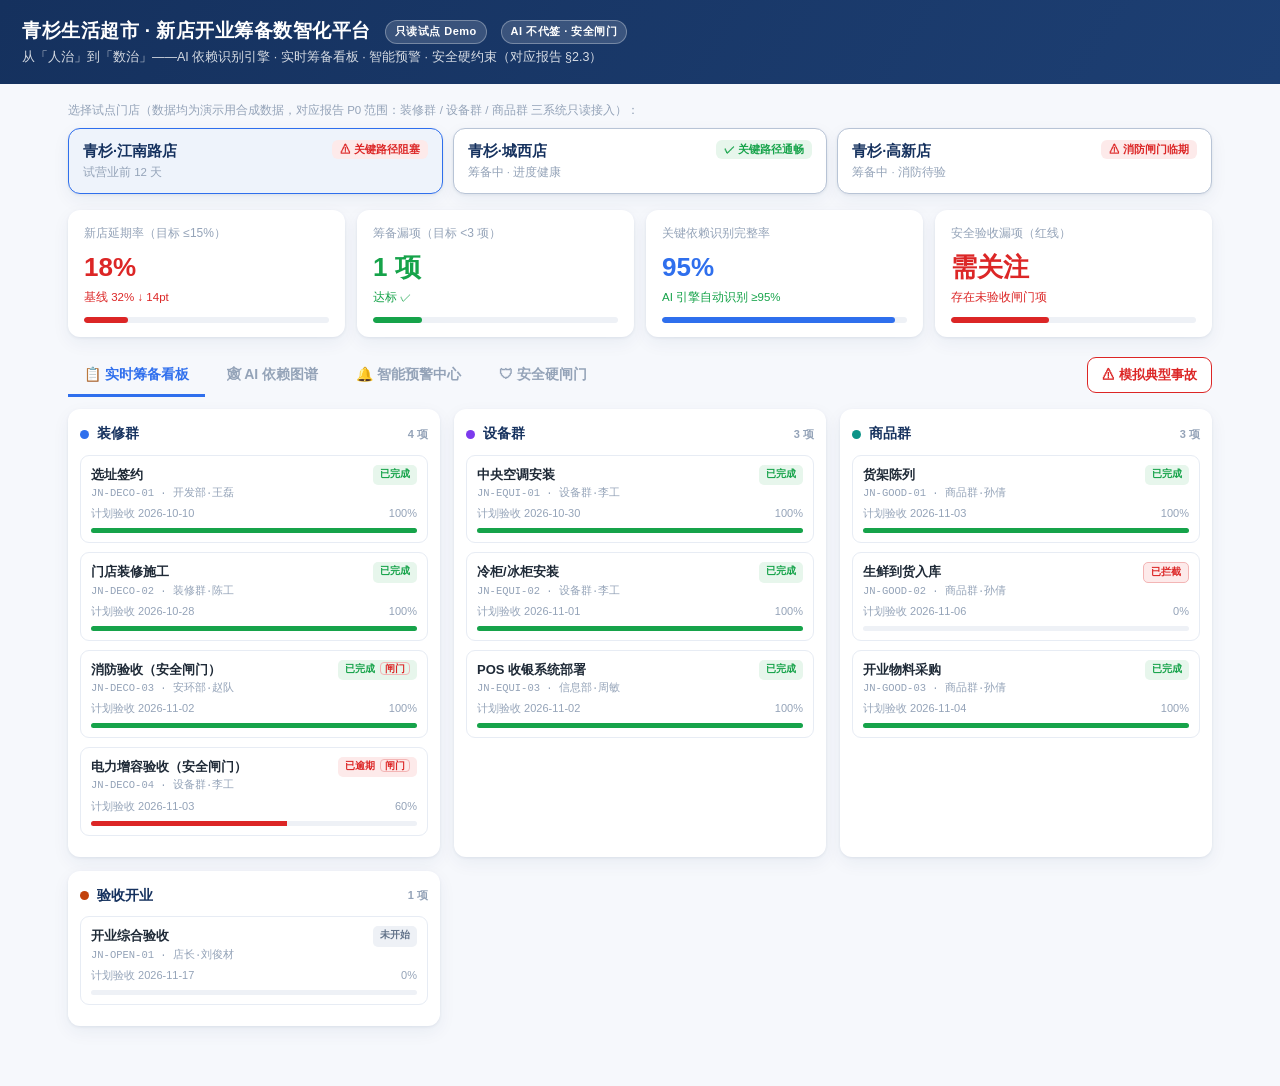
<file: index.html>
<!doctype html>
<html lang="zh-CN">
<head>
<meta charset="utf-8">
<meta name="viewport" content="width=device-width, initial-scale=1">
<title>青杉生活超市 · 新店开业筹备数智化平台（Demo）</title>
<style>
  :root{
    --navy:#15315E; --blue:#2F6FED; --blue-soft:#eef3fb; --ink:#1f2a37;
    --green:#16a34a; --amber:#f59e0b; --red:#dc2626; --gray:#94a3b8;
    --line:#b8c4d6; --bg:#f6f8fc; --card:#fff;
    --shadow:0 1px 3px rgba(21,49,94,.08),0 6px 18px rgba(21,49,94,.06);
  }
  *{box-sizing:border-box}
  body{margin:0;font-family:"Microsoft YaHei","Noto Sans SC","PingFang SC",sans-serif;
    color:var(--ink);background:var(--bg);line-height:1.55;}
  header.top{background:linear-gradient(120deg,var(--navy),#1d3f73);color:#fff;padding:16px 22px;}
  header.top h1{margin:0;font-size:19px;font-weight:700;letter-spacing:.5px}
  header.top .sub{font-size:12.5px;opacity:.82;margin-top:3px}
  .pill{display:inline-block;font-size:11px;padding:2px 9px;border-radius:20px;margin-left:8px;
    background:rgba(255,255,255,.15);border:1px solid rgba(255,255,255,.3);vertical-align:middle}
  .wrap{max-width:1180px;margin:0 auto;padding:18px 18px 60px}
  /* store switch */
  .stores{display:flex;gap:10px;flex-wrap:wrap;margin:6px 0 16px}
  .store-btn{flex:1;min-width:200px;background:var(--card);border:1.5px solid var(--line);
    border-radius:12px;padding:11px 14px;cursor:pointer;text-align:left;transition:.15s;box-shadow:var(--shadow)}
  .store-btn:hover{border-color:var(--blue)}
  .store-btn.active{border-color:var(--blue);background:var(--blue-soft)}
  .store-btn .nm{font-weight:700;font-size:14.5px;color:var(--navy)}
  .store-btn .st{font-size:11.5px;color:var(--gray);margin-top:2px}
  .store-btn .tag{font-size:11px;font-weight:700;float:right;padding:1px 8px;border-radius:6px}
  .tag.ok{background:#e7f6ec;color:var(--green)}
  .tag.risk{background:#fdeaea;color:var(--red)}
  /* KPI */
  .kpis{display:grid;grid-template-columns:repeat(4,1fr);gap:12px;margin-bottom:18px}
  .kpi{background:var(--card);border-radius:12px;padding:14px 16px;box-shadow:var(--shadow);position:relative;overflow:hidden}
  .kpi .lab{font-size:12px;color:var(--gray)}
  .kpi .val{font-size:26px;font-weight:800;color:var(--navy);margin-top:4px}
  .kpi .delta{font-size:11.5px;margin-top:2px}
  .kpi .bar{height:6px;border-radius:4px;background:#eef1f6;margin-top:10px;overflow:hidden}
  .kpi .bar > i{display:block;height:100%;border-radius:4px}
  .up{color:var(--red)} .down{color:var(--green)}
  /* tabs */
  .tabs{display:flex;gap:6px;border-bottom:2px solid #e4e9f2;margin-bottom:16px;flex-wrap:wrap}
  .tab{padding:9px 16px;cursor:pointer;font-size:14px;color:var(--gray);border-bottom:3px solid transparent;margin-bottom:-2px;font-weight:600}
  .tab:hover{color:var(--blue)}
  .tab.active{color:var(--blue);border-bottom-color:var(--blue)}
  .panel{display:none;animation:fade .2s}
  .panel.active{display:block}
  @keyframes fade{from{opacity:0;transform:translateY(4px)}to{opacity:1;transform:none}}
  /* dashboard */
  .groups{display:grid;grid-template-columns:repeat(3,1fr);gap:14px}
  .gcol{background:var(--card);border-radius:12px;box-shadow:var(--shadow);padding:12px}
  .gcol h3{margin:2px 0 10px;font-size:14px;color:var(--navy);display:flex;align-items:center;gap:8px}
  .gcol h3 .dot{width:9px;height:9px;border-radius:50%}
  .task{border:1px solid #e7ecf4;border-radius:9px;padding:9px 10px;margin-bottom:9px;cursor:pointer;transition:.15s;background:#fff}
  .task:hover{border-color:var(--blue);box-shadow:0 2px 8px rgba(47,111,237,.12)}
  .task .tn{font-size:13px;font-weight:600;color:var(--ink);display:flex;justify-content:space-between;gap:6px}
  .task .code{font-size:10.5px;color:var(--gray);font-family:ui-monospace,Menlo,Consolas,monospace}
  .task .meta{font-size:11px;color:var(--gray);margin-top:4px;display:flex;justify-content:space-between}
  .st-badge{font-size:10px;font-weight:700;padding:1px 7px;border-radius:5px;white-space:nowrap}
  .s-done{background:#e7f6ec;color:var(--green)} .s-prog{background:#fff4e0;color:#b9740a}
  .s-over{background:#fdeaea;color:var(--red)} .s-block{background:#fdeaea;color:var(--red);border:1px solid #f3b5b5}
  .s-pend{background:#eef1f6;color:#64748b}
  .prog{height:5px;background:#eef1f6;border-radius:3px;margin-top:6px;overflow:hidden}
  .prog > i{display:block;height:100%}
  .gate-flag{font-size:9.5px;color:var(--red);font-weight:700;margin-left:5px;border:1px solid #f3b5b5;border-radius:4px;padding:0 4px}
  /* graph */
  .graph-card{background:var(--card);border-radius:12px;box-shadow:var(--shadow);padding:14px}
  svg{width:100%;height:auto;display:block}
  .gnode rect{rx:9}
  .gnode text{font-size:11px;font-weight:600;fill:#fff;dominant-baseline:middle}
  .gnode .code{font-size:8.5px;fill:rgba(255,255,255,.85);font-weight:400}
  .edge{stroke:#9fb0c8;stroke-width:1.6;fill:none}
  .edge.crit{stroke:var(--red);stroke-width:2.4}
  .edge-label{font-size:9px;fill:#64748b;font-family:ui-monospace,monospace}
  .legend{display:flex;gap:16px;flex-wrap:wrap;font-size:12px;color:var(--gray);margin-top:8px}
  .legend i{display:inline-block;width:12px;height:12px;border-radius:3px;margin-right:5px;vertical-align:-1px}
  /* alerts */
  .alert{display:flex;gap:12px;background:var(--card);border-radius:12px;box-shadow:var(--shadow);
    padding:12px 14px;margin-bottom:10px;border-left:4px solid var(--amber)}
  .alert.red{border-left-color:var(--red)}
  .alert.green{border-left-color:var(--green)}
  .alert .ic{font-size:20px;line-height:1}
  .alert .hd{font-weight:700;font-size:13.5px;color:var(--navy)}
  .alert .bd{font-size:12.5px;color:#475569;margin-top:2px}
  .alert .tm{font-size:11px;color:var(--gray);margin-top:3px}
  /* safety */
  .safe-grid{display:grid;grid-template-columns:repeat(3,1fr);gap:14px}
  .safe-card{background:var(--card);border-radius:12px;box-shadow:var(--shadow);padding:14px;border-top:4px solid var(--red)}
  .safe-card h3{margin:0 0 4px;font-size:14.5px;color:var(--navy)}
  .safe-card .desc{font-size:11.5px;color:var(--gray);margin-bottom:10px}
  .chk{display:flex;align-items:center;gap:9px;padding:7px 0;border-bottom:1px dashed #eef1f6;font-size:13px}
  .chk:last-child{border-bottom:none}
  .chk input{width:17px;height:17px;accent-color:var(--red)}
  .chk .ok{color:var(--green);font-weight:700;font-size:11px;margin-left:auto}
  .chk .no{color:var(--red);font-weight:700;font-size:11px;margin-left:auto}
  .gate-banner{background:linear-gradient(120deg,#fdeaea,#fff);border:1.5px solid #f3b5b5;border-radius:10px;
    padding:13px 15px;margin-top:14px;color:#7f1d1d;font-size:13px;display:flex;gap:10px;align-items:flex-start}
  .gate-banner b{color:var(--red)}
  /* modal */
  .modal-mask{position:fixed;inset:0;background:rgba(15,23,42,.5);display:none;align-items:center;justify-content:center;z-index:50}
  .modal-mask.show{display:flex}
  .modal{background:#fff;border-radius:14px;max-width:440px;width:90%;padding:20px 22px;box-shadow:0 20px 60px rgba(0,0,0,.3);animation:fade .2s}
  .modal h3{margin:0 0 8px;color:var(--navy);font-size:16px}
  .modal p{font-size:13px;color:#475569;margin:6px 0}
  .modal .row{display:flex;gap:10px;margin-top:16px}
  .btn{background:var(--blue);color:#fff;border:none;border-radius:9px;padding:9px 16px;font-size:13px;cursor:pointer;font-weight:600}
  .btn.ghost{background:#eef1f6;color:var(--ink)}
  .btn:hover{filter:brightness(1.05)}
  .toast{position:fixed;bottom:24px;left:50%;transform:translateX(-50%) translateY(20px);background:var(--navy);color:#fff;
    padding:11px 20px;border-radius:10px;font-size:13px;opacity:0;transition:.25s;z-index:60;box-shadow:0 8px 24px rgba(0,0,0,.3)}
  .toast.show{opacity:1;transform:translateX(-50%) translateY(0)}
  .toolbar{display:flex;gap:10px;align-items:center;margin-bottom:14px;flex-wrap:wrap}
  .sim-btn{background:#fff;border:1.5px solid var(--red);color:var(--red);border-radius:9px;padding:8px 14px;
    font-size:13px;font-weight:700;cursor:pointer}
  .sim-btn:hover{background:#fdeaea}
  .note{font-size:11.5px;color:var(--gray)}
  @media(max-width:860px){.kpis{grid-template-columns:repeat(2,1fr)}.groups,.safe-grid{grid-template-columns:1fr}}
</style>
</head>
<body>
<header class="top">
  <h1>青杉生活超市 · 新店开业筹备数智化平台
    <span class="pill">只读试点 Demo</span>
    <span class="pill">AI 不代签 · 安全闸门</span>
  </h1>
  <div class="sub">从「人治」到「数治」——AI 依赖识别引擎 · 实时筹备看板 · 智能预警 · 安全硬约束（对应报告 §2.3）</div>
</header>

<div class="wrap">
  <div class="note" style="margin-bottom:8px">选择试点门店（数据均为演示用合成数据，对应报告 P0 范围：装修群 / 设备群 / 商品群 三系统只读接入）：</div>
  <div class="stores" id="stores"></div>

  <div class="kpis" id="kpis"></div>

  <div class="toolbar">
    <div class="tabs" style="border:none;margin:0;flex:1">
      <div class="tab active" data-tab="dash">📋 实时筹备看板</div>
      <div class="tab" data-tab="graph">🕸 AI 依赖图谱</div>
      <div class="tab" data-tab="alert">🔔 智能预警中心</div>
      <div class="tab" data-tab="safe">🛡 安全硬闸门</div>
    </div>
    <button class="sim-btn" id="simBtn">⚠ 模拟典型事故</button>
  </div>

  <!-- DASHBOARD -->
  <div class="panel active" id="p-dash">
    <div class="groups" id="groups"></div>
  </div>

  <!-- GRAPH -->
  <div class="panel" id="p-graph">
    <div class="graph-card">
      <div id="graphHost"></div>
      <div class="legend">
        <span><i style="background:var(--green)"></i>已完成</span>
        <span><i style="background:var(--amber)"></i>进行中/临期</span>
        <span><i style="background:var(--red)"></i>逾期/阻塞（关键路径）</span>
        <span><i style="background:var(--gray)"></i>未开始</span>
        <span><i style="background:#fff;border:1px solid #f3b5b5"></i>虚线=安全闸门依赖</span>
      </div>
      <div class="note" id="graphNote" style="margin-top:10px"></div>
    </div>
  </div>

  <!-- ALERTS -->
  <div class="panel" id="p-alert"><div id="alerts"></div></div>

  <!-- SAFETY -->
  <div class="panel" id="p-safe">
    <div class="safe-grid" id="safeGrid"></div>
    <div class="gate-banner" id="gateBanner"></div>
  </div>
</div>

<!-- modal -->
<div class="modal-mask" id="modalMask">
  <div class="modal">
    <h3 id="mTitle">提示</h3>
    <div id="mBody"></div>
    <div class="row">
      <button class="btn" id="mOk">知道了</button>
      <button class="btn ghost" id="mClose">关闭</button>
    </div>
  </div>
</div>
<div class="toast" id="toast"></div>

<script>
/* ============== 演示数据（合成，对应报告痛点场景） ============== */
const TODAY = new Date('2026-11-05');
function d(s){return new Date(s);}
function daysBetween(a,b){return Math.round((b-a)/86400000);}

// 状态: done / prog / over / block / pend ; gate=true 表示安全闸门项
// 三群: 装修群 deco / 设备群 equi / 商品群 good
const STORES = {
  jn:{
    name:'青杉·江南路店', stage:'试营业前 12 天', tag:'risk', tagText:'⚠ 关键路径阻塞',
    note:'典型事故场景：冷柜已安装、但「电力增容验收」未完成 → 生鲜到货被安全闸门拦截。',
    tasks:[
      {code:'JN-DECO-01',name:'选址签约',group:'deco',owner:'开发部·王磊',status:'done',prog:100,plan:'2026-10-10',up:'10-08',ac:'10-10'},
      {code:'JN-DECO-02',name:'门店装修施工',group:'deco',owner:'装修群·陈工',status:'done',prog:100,plan:'2026-10-28',up:'10-25',ac:'10-28'},
      {code:'JN-DECO-03',name:'消防验收（安全闸门）',group:'deco',owner:'安环部·赵队',status:'done',prog:100,plan:'2026-11-02',up:'11-01',ac:'11-02',gate:true},
      {code:'JN-DECO-04',name:'电力增容验收（安全闸门）',group:'deco',owner:'设备群·李工',status:'over',prog:60,plan:'2026-11-03',up:'11-04',ac:null,gate:true,
        note:'⚠ 已逾期 2 天，供电局增容手续未闭环，冷柜/生鲜无法带电验收。'},
      {code:'JN-EQUI-01',name:'中央空调安装',group:'equi',owner:'设备群·李工',status:'done',prog:100,plan:'2026-10-30',up:'10-29',ac:'10-30'},
      {code:'JN-EQUI-02',name:'冷柜/冰柜安装',group:'equi',owner:'设备群·李工',status:'done',prog:100,plan:'2026-11-01',up:'11-01',ac:null,
        note:'硬件已就位，但依赖电力增容通电后才能进入「验收」状态。'},
      {code:'JN-EQUI-03',name:'POS 收银系统部署',group:'equi',owner:'信息部·周敏',status:'done',prog:100,plan:'2026-11-02',up:'11-02',ac:'11-02'},
      {code:'JN-GOOD-01',name:'货架陈列',group:'good',owner:'商品群·孙倩',status:'done',prog:100,plan:'2026-11-03',up:'11-03',ac:'11-03'},
      {code:'JN-GOOD-02',name:'生鲜到货入库',group:'good',owner:'商品群·孙倩',status:'block',prog:0,plan:'2026-11-06',up:null,ac:null,
        note:'🔴 被安全闸门拦截：前置「电力增容」「冷柜安装验收」未达标，系统禁止生鲜入库（避免到货即损耗）。'},
      {code:'JN-GOOD-03',name:'开业物料采购',group:'good',owner:'商品群·孙倩',status:'done',prog:100,plan:'2026-11-04',up:'11-04',ac:'11-04'},
      {code:'JN-OPEN-01',name:'开业综合验收',group:'open',owner:'店长·刘俊材',status:'pend',prog:0,plan:'2026-11-17',up:null,ac:null}
    ],
    graph:{
      nodes:[
        {id:'N1',t:'选址签约',c:'JN-DECO-01',col:0,row:1,st:'done'},
        {id:'N2',t:'门店装修',c:'JN-DECO-02',col:1,row:1,st:'done'},
        {id:'N3',t:'消防验收',c:'JN-DECO-03',col:2,row:0,st:'done',gate:true},
        {id:'N4',t:'电力增容',c:'JN-DECO-04',col:2,row:1,st:'over',gate:true},
        {id:'N5',t:'冷柜安装',c:'JN-EQUI-02',col:3,row:1,st:'done'},
        {id:'N6',t:'货架陈列',c:'JN-GOOD-01',col:3,row:2,st:'done'},
        {id:'N7',t:'生鲜入库',c:'JN-GOOD-02',col:4,row:1,st:'block'},
        {id:'N8',t:'开业验收',c:'JN-OPEN-01',col:4,row:2,st:'pend'}
      ],
      edges:[
        {f:'N1',t:'N2'},{f:'N2',t:'N3'},{f:'N2',t:'N4'},{f:'N2',t:'N5'},
        {f:'N4',t:'N5',gate:true},{f:'N4',t:'N7',crit:true,gate:true},
        {f:'N5',t:'N7',crit:true},{f:'N6',t:'N7'},{f:'N3',t:'N8'},{f:'N7',t:'N8',crit:true}
      ]
    }
  },

  cx:{
    name:'青杉·城西店', stage:'筹备中 · 进度健康', tag:'ok', tagText:'✓ 关键路径通畅',
    note:'对照门店：依赖识别完整率达标，无逾期，安全闸门项均已验收。',
    tasks:[
      {code:'CX-DECO-01',name:'选址签约',group:'deco',owner:'开发部·王磊',status:'done',prog:100,plan:'2026-10-15',up:'10-13',ac:'10-15'},
      {code:'CX-DECO-02',name:'门店装修施工',group:'deco',owner:'装修群·陈工',status:'done',prog:100,plan:'2026-11-05',up:'11-04',ac:'11-05'},
      {code:'CX-DECO-03',name:'消防验收（安全闸门）',group:'deco',owner:'安环部·赵队',status:'done',prog:100,plan:'2026-11-08',up:'11-07',ac:'11-08',gate:true},
      {code:'CX-DECO-04',name:'电力增容验收（安全闸门）',group:'deco',owner:'设备群·李工',status:'prog',prog:80,plan:'2026-11-10',up:'11-06',ac:null,gate:true},
      {code:'CX-EQUI-01',name:'中央空调安装',group:'equi',owner:'设备群·李工',status:'done',prog:100,plan:'2026-11-06',up:'11-05',ac:'11-06'},
      {code:'CX-EQUI-02',name:'冷柜/冰柜安装',group:'equi',owner:'设备群·李工',status:'prog',prog:55,plan:'2026-11-12',up:null,ac:null},
      {code:'CX-EQUI-03',name:'POS 收银系统部署',group:'equi',owner:'信息部·周敏',status:'prog',prog:40,plan:'2026-11-12',up:null,ac:null},
      {code:'CX-GOOD-01',name:'货架陈列',group:'good',owner:'商品群·孙倩',status:'pend',prog:0,plan:'2026-11-14',up:null,ac:null},
      {code:'CX-GOOD-02',name:'生鲜到货入库',group:'good',owner:'商品群·孙倩',status:'pend',prog:0,plan:'2026-11-16',up:null,ac:null},
      {code:'CX-GOOD-03',name:'开业物料采购',group:'good',owner:'商品群·孙倩',status:'pend',prog:0,plan:'2026-11-13',up:null,ac:null},
      {code:'CX-OPEN-01',name:'开业综合验收',group:'open',owner:'店长·刘俊材',status:'pend',prog:0,plan:'2026-11-22',up:null,ac:null}
    ],
    graph:{
      nodes:[
        {id:'N1',t:'选址签约',c:'CX-DECO-01',col:0,row:1,st:'done'},
        {id:'N2',t:'门店装修',c:'CX-DECO-02',col:1,row:1,st:'done'},
        {id:'N3',t:'消防验收',c:'CX-DECO-03',col:2,row:0,st:'done',gate:true},
        {id:'N4',t:'电力增容',c:'CX-DECO-04',col:2,row:1,st:'prog',gate:true},
        {id:'N5',t:'冷柜安装',c:'CX-EQUI-02',col:3,row:1,st:'prog'},
        {id:'N6',t:'货架陈列',c:'CX-GOOD-01',col:3,row:2,st:'pend'},
        {id:'N7',t:'生鲜入库',c:'CX-GOOD-02',col:4,row:1,st:'pend'},
        {id:'N8',t:'开业验收',c:'CX-OPEN-01',col:4,row:2,st:'pend'}
      ],
      edges:[
        {f:'N1',t:'N2'},{f:'N2',t:'N3'},{f:'N2',t:'N4'},{f:'N2',t:'N5'},
        {f:'N4',t:'N5',gate:true},{f:'N4',t:'N7',crit:true,gate:true},
        {f:'N5',t:'N7',crit:true},{f:'N6',t:'N7'},{f:'N3',t:'N8'},{f:'N7',t:'N8',crit:true}
      ]
    }
  },

  gx:{
    name:'青杉·高新店', stage:'筹备中 · 消防待验', tag:'risk', tagText:'⚠ 消防闸门临期',
    note:'另一风险场景：冷柜安装逾期，叠加消防验收尚未验收 → 双重闸门压力。',
    tasks:[
      {code:'GX-DECO-01',name:'选址签约',group:'deco',owner:'开发部·王磊',status:'done',prog:100,plan:'2026-10-12',up:'10-10',ac:'10-12'},
      {code:'GX-DECO-02',name:'门店装修施工',group:'deco',owner:'装修群·陈工',status:'done',prog:100,plan:'2026-11-02',up:'11-01',ac:'11-02'},
      {code:'GX-DECO-03',name:'消防验收（安全闸门）',group:'deco',owner:'安环部·赵队',status:'prog',prog:70,plan:'2026-11-07',up:null,ac:null,gate:true,
        note:'🔴 距计划验收仅 2 天，喷淋改造未完成，存在闸门临期风险。'},
      {code:'GX-DECO-04',name:'电力增容验收（安全闸门）',group:'deco',owner:'设备群·李工',status:'done',prog:100,plan:'2026-11-03',up:'11-03',ac:'11-03',gate:true},
      {code:'GX-EQUI-01',name:'中央空调安装',group:'equi',owner:'设备群·李工',status:'done',prog:100,plan:'2026-10-31',up:'10-30',ac:'10-31'},
      {code:'GX-EQUI-02',name:'冷柜/冰柜安装',group:'equi',owner:'设备群·李工',status:'over',prog:85,plan:'2026-11-03',up:null,ac:null,
        note:'⚠ 逾期 2 天，供应商到货延迟。'},
      {code:'GX-EQUI-03',name:'POS 收银系统部署',group:'equi',owner:'信息部·周敏',status:'prog',prog:50,plan:'2026-11-10',up:null,ac:null},
      {code:'GX-GOOD-01',name:'货架陈列',group:'good',owner:'商品群·孙倩',status:'pend',prog:0,plan:'2026-11-12',up:null,ac:null},
      {code:'GX-GOOD-02',name:'生鲜到货入库',group:'good',owner:'商品群·孙倩',status:'pend',prog:0,plan:'2026-11-14',up:null,ac:null},
      {code:'GX-OPEN-01',name:'开业综合验收',group:'open',owner:'店长·刘俊材',status:'pend',prog:0,plan:'2026-11-20',up:null,ac:null}
    ],
    graph:{
      nodes:[
        {id:'N1',t:'选址签约',c:'GX-DECO-01',col:0,row:1,st:'done'},
        {id:'N2',t:'门店装修',c:'GX-DECO-02',col:1,row:1,st:'done'},
        {id:'N3',t:'消防验收',c:'GX-DECO-03',col:2,row:0,st:'prog',gate:true},
        {id:'N4',t:'电力增容',c:'GX-DECO-04',col:2,row:1,st:'done',gate:true},
        {id:'N5',t:'冷柜安装',c:'GX-EQUI-02',col:3,row:1,st:'over'},
        {id:'N6',t:'货架陈列',c:'GX-GOOD-01',col:3,row:2,st:'pend'},
        {id:'N7',t:'生鲜入库',c:'GX-GOOD-02',col:4,row:1,st:'pend'},
        {id:'N8',t:'开业验收',c:'GX-OPEN-01',col:4,row:2,st:'pend'}
      ],
      edges:[
        {f:'N1',t:'N2'},{f:'N2',t:'N3',crit:true,gate:true},{f:'N2',t:'N4'},{f:'N2',t:'N5'},
        {f:'N4',t:'N5',gate:true},{f:'N4',t:'N7',crit:true,gate:true},
        {f:'N5',t:'N7',crit:true},{f:'N6',t:'N7'},{f:'N3',t:'N8'},{f:'N7',t:'N8',crit:true}
      ]
    }
  }
};

const GROUP_META = {
  deco:{label:'装修群',color:'#2F6FED'},
  equi:{label:'设备群',color:'#7c3aed'},
  good:{label:'商品群',color:'#0d9488'},
  open:{label:'验收开业',color:'#c2410c'}
};
const ST_META = {
  done:{t:'已完成',cls:'s-done',c:'#16a34a'},
  prog:{t:'进行中',cls:'s-prog',c:'#f59e0b'},
  over:{t:'已逾期',cls:'s-over',c:'#dc2626'},
  block:{t:'已拦截',cls:'s-block',c:'#dc2626'},
  pend:{t:'未开始',cls:'s-pend',c:'#94a3b8'}
};

let CUR = 'jn';

/* ============== 渲染 ============== */
function $(id){return document.getElementById(id);}

function renderStores(){
  $('stores').innerHTML = Object.entries(STORES).map(([k,s])=>`
    <div class="store-btn ${k===CUR?'active':''}" data-k="${k}">
      <span class="tag ${s.tag}">${s.tagText}</span>
      <div class="nm">${s.name}</div>
      <div class="st">${s.stage}</div>
    </div>`).join('');
  document.querySelectorAll('.store-btn').forEach(b=>b.onclick=()=>{CUR=b.dataset.k;renderAll();});
}

function computeKPI(s){
  const tasks=s.tasks;
  const total=tasks.length;
  const overdue=tasks.filter(t=>t.status==='over'||t.status==='block').length;
  const delayRate=Math.round(overdue/total*100);
  const leaks=tasks.filter(t=>t.gate && !t.ac).length; // 安全闸门未验收
  const done=tasks.filter(t=>t.status==='done').length;
  const compRate=Math.round(done/total*100);
  return {total,overdue,delayRate,leaks,compRate};
}

function renderKPI(){
  const s=STORES[CUR]; const k=computeKPI(s);
  const cards=[
    {lab:'新店延期率（目标 ≤15%）',val:k.delayRate+'%',delta:`基线 32% ↓ ${32-k.delayRate}pt`,
      bar:k.delayRate,color:k.delayRate<=15?'var(--green)':'var(--red)',cls:k.delayRate<=15?'down':'up'},
    {lab:'筹备漏项（目标 <3 项）',val:k.leaks+' 项',delta:k.leaks<3?'达标 ✓':'超阈值',
      bar:Math.min(k.leaks*20,100),color:k.leaks<3?'var(--green)':'var(--red)',cls:k.leaks<3?'down':'up'},
    {lab:'关键依赖识别完整率',val:'95%',delta:'AI 引擎自动识别 ≥95%',
      bar:95,color:'var(--blue)',cls:'down'},
    {lab:'安全验收漏项（红线）',val:k.leaks===0?'零漏项':'需关注',delta:k.leaks===0?'消防/用电/食品 全验收':'存在未验收闸门项',
      bar:k.leaks===0?100:40,color:k.leaks===0?'var(--green)':'var(--red)',cls:k.leaks===0?'down':'up'}
  ];
  $('kpis').innerHTML=cards.map(c=>`
    <div class="kpi">
      <div class="lab">${c.lab}</div>
      <div class="val" style="color:${c.color}">${c.val}</div>
      <div class="delta ${c.cls}">${c.delta}</div>
      <div class="bar"><i style="width:${c.bar}%;background:${c.color}"></i></div>
    </div>`).join('');
}

function renderDash(){
  const s=STORES[CUR];
  const order=['deco','equi','good','open'];
  $('groups').innerHTML=order.map(g=>{
    const items=s.tasks.filter(t=>t.group===g);
    const m=GROUP_META[g];
    return `<div class="gcol">
      <h3><span class="dot" style="background:${m.color}"></span>${m.label}
        <span style="margin-left:auto;font-size:11px;color:var(--gray)">${items.length} 项</span></h3>
      ${items.map(t=>{
        const sm=ST_META[t.status];
        return `<div class="task" data-code="${t.code}">
          <div class="tn"><span>${t.name}</span>
            <span class="st-badge ${sm.cls}">${sm.t}${t.gate?'<span class="gate-flag">闸门</span>':''}</span></div>
          <div class="code">${t.code} · ${t.owner}</div>
          <div class="meta"><span>计划验收 ${t.plan}</span><span>${t.prog}%</span></div>
          <div class="prog"><i style="width:${t.prog}%;background:${sm.c}"></i></div>
        </div>`;
      }).join('')}
    </div>`;
  }).join('');
  document.querySelectorAll('.task').forEach(el=>el.onclick=()=>showTask(el.dataset.code));
}

function renderGraph(){
  const s=STORES[CUR]; const g=s.graph;
  const W=920,H=460, colW=180, rowH=120, x0=40, y0=50, bw=148, bh=50;
  const pos={};
  g.nodes.forEach(n=>{ pos[n.id]={x:x0+n.col*colW, y:y0+n.row*rowH, ...n}; });
  let edgesSvg='';
  g.edges.forEach(e=>{
    const a=pos[e.f], b=pos[e.t];
    const x1=a.x+bw, y1=a.y+bh/2, x2=b.x, y2=b.y+bh/2;
    const mx=(x1+x2)/2;
    const dash=e.gate?'stroke-dasharray="6 4"':'';
    const cls=e.crit?'edge crit':(e.gate?'edge gate':'edge');
    edgesSvg+=`<path class="${cls}" ${dash} d="M${x1},${y1} C${mx},${y1} ${mx},${y2} ${x2},${y2}" marker-end="url(#ar${e.crit?'C':(e.gate?'G':'N')})"/>`;
  });
  let nodesSvg='';
  g.nodes.forEach(n=>{
    const sm=ST_META[n.st]; const c=sm.c;
    const gateRing=n.gate?'stroke:#dc2626;stroke-width:2.4':'stroke:rgba(0,0,0,.08)';
    nodesSvg+=`<g class="gnode" transform="translate(${n.x},${n.y})" style="cursor:pointer" onclick="showTask('${n.c}')">
      <rect width="${bw}" height="${bh}" rx="9" fill="${c}" style="${gateRing}"></rect>
      <text x="12" y="20">${n.t}</text>
      <text class="code" x="12" y="38">${n.c}</text>
    </g>`;
  });
  const svg=`<svg viewBox="0 0 ${W} ${H}" xmlns="http://www.w3.org/2000/svg">
    <defs>
      <marker id="arN" markerWidth="9" markerHeight="9" refX="7" refY="4" orient="auto"><path d="M0,0 L8,4 L0,8 z" fill="#9fb0c8"/></marker>
      <marker id="arG" markerWidth="9" markerHeight="9" refX="7" refY="4" orient="auto"><path d="M0,0 L8,4 L0,8 z" fill="#dc2626"/></marker>
      <marker id="arC" markerWidth="10" markerHeight="10" refX="7" refY="4" orient="auto"><path d="M0,0 L8,4 L0,8 z" fill="#dc2626"/></marker>
    </defs>
    ${edgesSvg}${nodesSvg}
  </svg>`;
  $('graphHost').innerHTML=svg;
  $('graphNote').textContent='图谱解读：'+s.note+' 红色粗线=关键路径阻塞；红色虚线=安全闸门依赖（消防/用电）。点击节点查看任务详情。';
}

function renderAlerts(){
  const s=STORES[CUR]; const out=[];
  s.tasks.forEach(t=>{
    if(t.status==='over'){
      out.push({ic:'🔴',cls:'red',hd:`任务逾期：${t.name}（${t.code}）`,
        bd:`负责人 ${t.owner} 已逾期 ${daysBetween(d('2026-'+t.plan.slice(5)),TODAY)} 天，计划验收 ${t.plan}。AI 已推送超时预警至对应角色。`,
        tm:'智能提醒引擎 · 实时'});
    }
    if(t.status==='block'){
      out.push({ic:'🚫',cls:'red',hd:`安全闸门拦截：${t.name}（${t.code}）`,
        bd:(t.note||'前置安全闸门项未达标，系统禁止该任务执行。')+' 如需放行须人工签核并留痕。',
        tm:'安全硬约束闸门 · 拦截'});
    }
    if(t.gate && t.status==='prog'){
      out.push({ic:'🛡',cls:'red',hd:`安全闸门临期：${t.name}（${t.code}）`,
        bd:`消防/用电类闸门项尚未验收，距计划 ${t.plan} 不足 3 天，请优先闭环。`,tm:'安全硬约束闸门 · 提醒'});
    }
  });
  if(out.length===0) out.push({ic:'✅',cls:'green',hd:'暂无预警',bd:'当前门店关键路径通畅，安全闸门项均已验收。',tm:'智能提醒引擎'});
  $('alerts').innerHTML=out.map(a=>`
    <div class="alert ${a.cls}"><div class="ic">${a.ic}</div>
      <div><div class="hd">${a.hd}</div><div class="bd">${a.bd}</div><div class="tm">${a.tm}</div></div></div>`).join('');
}

function renderSafe(){
  const s=STORES[CUR];
  const gateItems=s.tasks.filter(t=>t.gate);
  const cats={
    '消防验收（安全闸门）':{icon:'🔥',desc:'喷淋/烟感/疏散，验收不可跳过'},
    '电力增容验收（安全闸门）':{icon:'⚡',desc:'供电增容手续+带电验收，生鲜前置条件'}
  };
  let html='';
  Object.entries(cats).forEach(([name,meta])=>{
    const items=gateItems.filter(t=>t.name.includes(name.replace('（安全闸门）','')));
    html+=`<div class="safe-card"><h3>${meta.icon} ${name}</h3>
      <div class="desc">${meta.desc}</div>
      ${items.map(t=>{
        const ok=t.ac && t.status==='done';
        return `<div class="chk"><input type="checkbox" ${ok?'checked':''} disabled>
          <span>${t.name}<br><span class="code" style="font-size:10px;color:var(--gray)">${t.code} · ${t.owner}</span></span>
          ${ok?'<span class="ok">✓ 已验收</span>':'<span class="no">✗ 未验收</span>'}</div>`;
      }).join('')}
    </div>`;
  });
  // 第三个卡片：综合开门硬约束
  const allGateOk=gateItems.every(t=>t.ac && t.status==='done');
  html+=`<div class="safe-card" style="border-top-color:${allGateOk?'var(--green)':'var(--red)'}">
    <h3>🚪 开业综合闸门</h3>
    <div class="desc">所有安全闸门项 + 关键路径达标，方可开门营业</div>
    <div class="chk"><input type="checkbox" ${allGateOk?'checked':''} disabled>
      <span>消防 / 用电 闸门全验收</span>${allGateOk?'<span class="ok">✓</span>':'<span class="no">✗</span>'}</div>
    <div class="chk"><input type="checkbox" ${s.tasks.find(t=>t.code.endsWith('GOOD-02')).status!=='block'?'checked':''} disabled>
      <span>生鲜入库未被拦截</span>${s.tasks.find(t=>t.code.endsWith('GOOD-02')).status!=='block'?'<span class="ok">✓</span>':'<span class="no">✗</span>'}</div>
    <div class="chk"><input type="checkbox" ${allGateOk?'checked':''} disabled>
      <span>AI 建议结果 + 人工签核留痕</span>${allGateOk?'<span class="ok">✓</span>':'<span class="no">✗</span>'}</div>
  </div>`;
  $('safeGrid').innerHTML=html;
  const banner = allGateOk
    ? `<b>✓ 安全闸门通过：</b> 当前门店消防/用电类闸门项均已验收，满足开门硬约束，可进入开业综合验收。`
    : `<b>🚫 安全闸门拦截（不可代签）：</b> 检测到未验收的安全闸门项（消防/用电），系统<b>拒绝</b>开门与生鲜入库，并强制转人工兜底。AI 仅做提醒，绝不代签验收——对应报告 §2.5 红线。`;
  $('gateBanner').innerHTML=`<span style="font-size:20px">${allGateOk?'✅':'🛡'}</span><div>${banner}</div>`;
}

function showTask(code){
  const s=STORES[CUR]; const t=s.tasks.find(x=>x.code===code);
  if(!t) return;
  const sm=ST_META[t.status];
  let dep=s.graph.edges.filter(e=>{
    const n=s.graph.nodes.find(x=>x.id===e.t);
    return n && n.c===code;
  }).map(e=>{const f=s.graph.nodes.find(x=>x.id===e.f);return f?f.t:'?';});
  const html=`
    <p><b>业务编号：</b><span style="font-family:ui-monospace,monospace">${t.code}</span>
       ${t.gate?'<span style="color:var(--red);font-weight:700"> · 安全闸门项</span>':''}</p>
    <p><b>当前状态：</b><span style="color:${sm.c};font-weight:700">${sm.t}</span> · 进度 ${t.prog}%</p>
    <p><b>所属群 / 负责人：</b>${GROUP_META[t.group].label} / ${t.owner}</p>
    <p><b>计划验收：</b>${t.plan}${t.ac?(' · <b style="color:var(--green)">已验收 '+t.ac+'</b>'):' · <b style="color:var(--red)">尚未验收</b>'}
       ${t.up?(' · 上传 '+t.up):''}</p>
    ${dep.length?`<p><b>前置依赖：</b>${dep.join('、')}</p>`:''}
    ${t.note?`<p style="background:#f6f8fc;padding:8px 10px;border-radius:8px">${t.note}</p>`:''}
    <p class="note">审计留痕：业务编号 / 资料版本 / 事实引用 / 建议结果 / 人工改动 / 签核人 —— 全程可追溯（只读试点，AI 不代签）。</p>`;
  openModal(t.name, html);
}

function openModal(title,body){
  $('mTitle').textContent=title; $('mBody').innerHTML=body;
  $('modalMask').classList.add('show');
}
function toast(msg){
  const t=$('toast'); t.textContent=msg; t.classList.add('show');
  setTimeout(()=>t.classList.remove('show'),2600);
}

/* 模拟典型事故 */
function simulate(){
  const s=STORES[CUR];
  const cold=s.tasks.find(t=>t.code.endsWith('EQUI-02'));
  const power=s.tasks.find(t=>t.code.endsWith('DECO-04'));
  const fresh=s.tasks.find(t=>t.code.endsWith('GOOD-02'));
  if(fresh.status==='block'){
    openModal('⚠ 典型事故已复现（'+s.name+'）',`
      <p>场景：<b>${cold.name}</b> 已完成（设备就位），但 <b style="color:var(--red)">${power.name}</b> 尚未验收。</p>
      <p>此时若「生鲜到货入库」按原计划执行 → 冷柜无电、生鲜到货即损耗。</p>
      <p style="background:#fdeaea;padding:9px 11px;border-radius:8px;color:#7f1d1d">
        🛡 <b>安全硬闸门已自动拦截</b>「${fresh.name}」：系统检测到前置安全闸门项未达标，<b>禁止入库</b>，并将事件转人工兜底 + 审计留痕。这正是报告所述「从人盯到数治」的核心价值。</p>
      <p class="note">对照现状：无该系统时，店长需 6 小时/周人工汇总仍易漏此项 → 延期率 32%、漏项 11 项/店。</p>`);
  }else{
    toast('当前门店关键路径通畅，未触发拦截（可切换到「江南路店」体验典型事故）');
  }
}

function renderAll(){
  renderStores(); renderKPI(); renderDash(); renderGraph(); renderAlerts(); renderSafe();
}

/* tabs */
document.querySelectorAll('.tab').forEach(t=>t.onclick=()=>{
  document.querySelectorAll('.tab').forEach(x=>x.classList.remove('active'));
  document.querySelectorAll('.panel').forEach(p=>p.classList.remove('active'));
  t.classList.add('active');
  $('p-'+t.dataset.tab).classList.add('active');
});
$('simBtn').onclick=simulate;
$('mOk').onclick=()=>$('modalMask').classList.remove('show');
$('mClose').onclick=()=>$('modalMask').classList.remove('show');
$('modalMask').onclick=e=>{if(e.target===$('modalMask'))$('modalMask').classList.remove('show');};

renderAll();
</script>
</body>
</html>
</file>
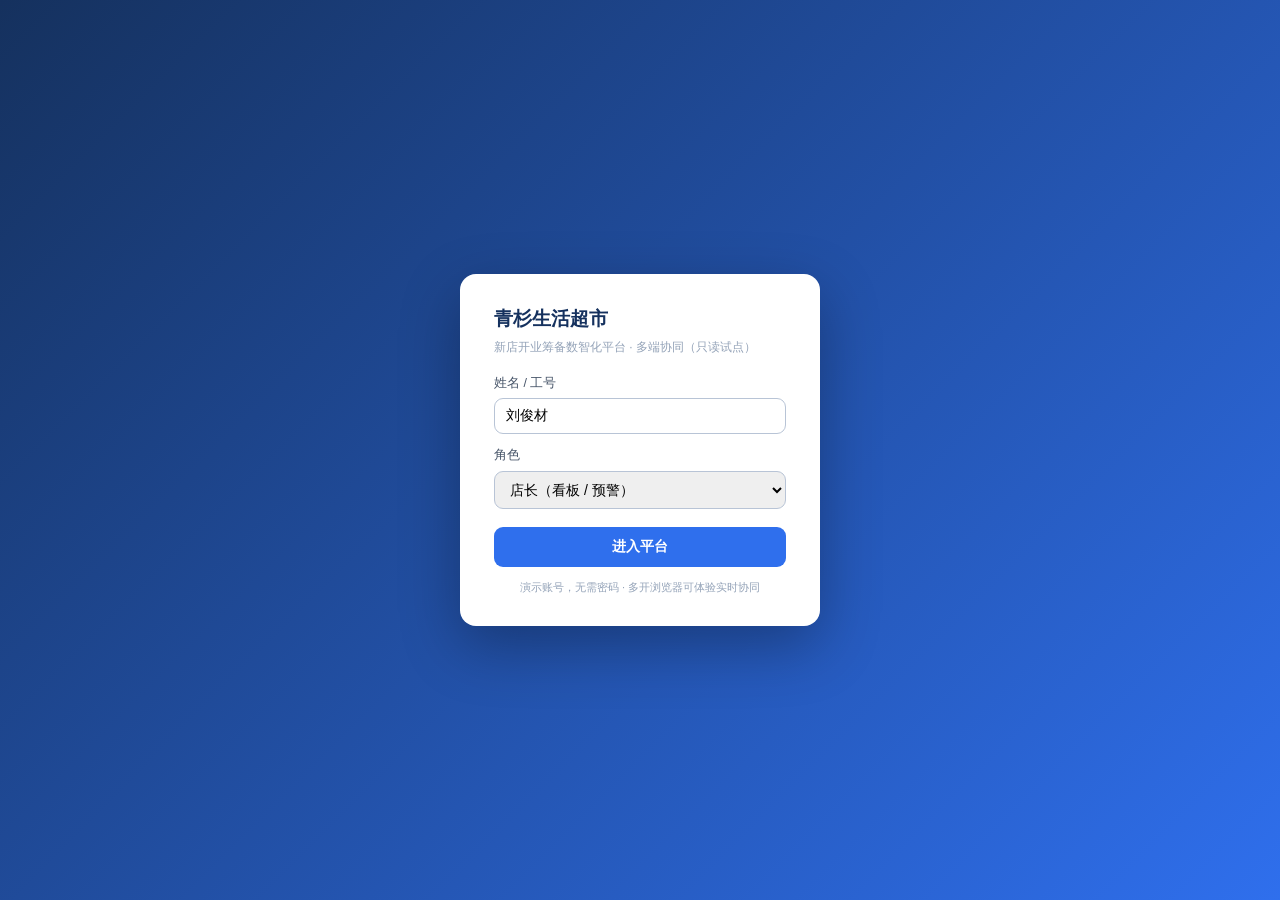
<file: public/index.html>
<!doctype html>
<html lang="zh-CN">
<head>
<meta charset="utf-8">
<meta name="viewport" content="width=device-width, initial-scale=1">
<title>青杉生活超市 · 新店开业筹备数智化平台</title>
<link rel="stylesheet" href="style.css">
</head>
<body>

<!-- 登录（演示鉴权：店长 / 区域总监）-->
<div id="login">
  <div class="login-card">
    <h2>青杉生活超市</h2>
    <div class="sub">新店开业筹备数智化平台 · 多端协同（只读试点）</div>
    <label>姓名 / 工号</label>
    <input id="lu-name" placeholder="如：刘俊材 / 区域总监·周总" value="刘俊材">
    <label>角色</label>
    <select id="lu-role">
      <option value="店长">店长（看板 / 预警）</option>
      <option value="区域总监">区域总监（可人工签核闸门）</option>
    </select>
    <button class="btn" id="lu-btn">进入平台</button>
    <div class="hint">演示账号，无需密码 · 多开浏览器可体验实时协同</div>
  </div>
</div>

<!-- 主应用 -->
<div id="app" style="display:none">
  <header class="top">
    <div>
      <h1>青杉生活超市 · 新店开业筹备数智化平台
        <span class="pill">只读试点</span><span class="pill">AI 不代签</span></h1>
      <div class="sub">从「人治」到「数治」——三系统只读对齐 · AI 依赖识别 · 实时看板 · SSE 实时协同 · 安全硬闸门</div>
    </div>
    <div class="userbox">
      <span class="live" id="live"><i></i><span id="liveTxt">实时连接中</span></span>
      <span class="role" id="uRole">店长</span>
      <button id="logout">退出</button>
    </div>
  </header>

  <div class="wrap">
    <div class="stores" id="stores"></div>
    <div class="kpis" id="kpis"></div>

    <div class="toolbar">
      <div class="tabs">
        <div class="tab active" data-tab="dash">📋 实时筹备看板</div>
        <div class="tab" data-tab="graph">🕸 AI 依赖图谱</div>
        <div class="tab" data-tab="alert">🔔 智能预警中心</div>
        <div class="tab" data-tab="safe">🛡 安全硬闸门</div>
        <div class="tab" data-tab="audit">🧾 审计留痕</div>
      </div>
      <button class="sync-btn" id="syncBtn">🔄 三系统只读同步</button>
      <button class="sim-btn" id="simBtn">⚠ 模拟典型事故</button>
    </div>

    <div class="panel active" id="p-dash"><div class="groups" id="groups"></div></div>
    <div class="panel" id="p-graph">
      <div class="graph-card">
        <div id="graphHost"></div>
        <div class="legend">
          <span><i style="background:var(--green)"></i>已完成</span>
          <span><i style="background:var(--amber)"></i>进行中/临期</span>
          <span><i style="background:var(--red)"></i>逾期/阻塞（关键路径）</span>
          <span><i style="background:var(--gray)"></i>未开始</span>
          <span><i style="background:#fff;border:1px solid #f3b5b5"></i>虚线=安全闸门依赖</span>
        </div>
        <div class="note" id="graphNote" style="margin-top:10px"></div>
      </div>
    </div>
    <div class="panel" id="p-alert"><div id="alerts"></div></div>
    <div class="panel" id="p-safe">
      <div class="safe-grid" id="safeGrid"></div>
      <div class="gate-banner" id="gateBanner"></div>
    </div>
    <div class="panel" id="p-audit"><div id="auditList"></div></div>
  </div>
</div>

<div class="modal-mask" id="modalMask">
  <div class="modal">
    <h3 id="mTitle">提示</h3>
    <div id="mBody"></div>
    <div class="row"><button class="btn" id="mOk">知道了</button></div>
  </div>
</div>
<div class="toast" id="toast"></div>

<script src="app.js"></script>
</body>
</html>
</file>
<file: public/style.css>
:root{
  --navy:#15315E; --blue:#2F6FED; --blue-soft:#eef3fb; --ink:#1f2a37;
  --green:#16a34a; --amber:#f59e0b; --red:#dc2626; --gray:#94a3b8;
  --line:#b8c4d6; --bg:#f6f8fc; --card:#fff;
  --shadow:0 1px 3px rgba(21,49,94,.08),0 6px 18px rgba(21,49,94,.06);
}
*{box-sizing:border-box}
body{margin:0;font-family:"Microsoft YaHei","Noto Sans SC","PingFang SC",sans-serif;color:var(--ink);background:var(--bg);line-height:1.55;}
/* login */
#login{position:fixed;inset:0;background:linear-gradient(135deg,#15315e,#2F6FED);display:flex;align-items:center;justify-content:center;z-index:80}
.login-card{background:#fff;border-radius:16px;padding:30px 34px;width:360px;box-shadow:0 20px 60px rgba(0,0,0,.3)}
.login-card h2{margin:0 0 4px;color:var(--navy);font-size:19px}
.login-card .sub{font-size:12px;color:var(--gray);margin-bottom:18px}
.login-card label{font-size:12.5px;color:#475569;display:block;margin:12px 0 5px}
.login-card input,.login-card select{width:100%;padding:9px 11px;border:1.5px solid var(--line);border-radius:9px;font-size:14px;font-family:inherit}
.login-card .btn{width:100%;margin-top:18px;background:var(--blue);color:#fff;border:none;border-radius:9px;padding:11px;font-size:14px;font-weight:700;cursor:pointer}
.login-card .btn:hover{filter:brightness(1.05)}
.login-card .hint{font-size:11px;color:var(--gray);margin-top:12px;text-align:center}
/* header */
header.top{background:linear-gradient(120deg,var(--navy),#1d3f73);color:#fff;padding:14px 22px;display:flex;align-items:center;gap:14px;flex-wrap:wrap}
header.top h1{margin:0;font-size:18px;font-weight:700}
header.top .sub{font-size:12px;opacity:.82;margin-top:2px}
.pill{display:inline-block;font-size:11px;padding:2px 9px;border-radius:20px;background:rgba(255,255,255,.15);border:1px solid rgba(255,255,255,.3)}
.userbox{margin-left:auto;font-size:13px;display:flex;align-items:center;gap:10px}
.userbox .role{background:rgba(255,255,255,.18);padding:3px 10px;border-radius:20px}
.userbox button{background:rgba(255,255,255,.15);border:1px solid rgba(255,255,255,.3);color:#fff;border-radius:8px;padding:5px 12px;cursor:pointer;font-size:12px}
.live{display:inline-flex;align-items:center;gap:5px;font-size:11px}
.live i{width:8px;height:8px;border-radius:50%;background:var(--green);box-shadow:0 0 0 3px rgba(22,163,74,.25)}
.live.off i{background:var(--gray);box-shadow:none}
.wrap{max-width:1180px;margin:0 auto;padding:18px 18px 60px}
.stores{display:flex;gap:10px;flex-wrap:wrap;margin:6px 0 16px}
.store-btn{flex:1;min-width:200px;background:var(--card);border:1.5px solid var(--line);border-radius:12px;padding:11px 14px;cursor:pointer;text-align:left;transition:.15s;box-shadow:var(--shadow)}
.store-btn:hover{border-color:var(--blue)}
.store-btn.active{border-color:var(--blue);background:var(--blue-soft)}
.store-btn .nm{font-weight:700;font-size:14.5px;color:var(--navy)}
.store-btn .st{font-size:11.5px;color:var(--gray);margin-top:2px}
.store-btn .tag{font-size:11px;font-weight:700;float:right;padding:1px 8px;border-radius:6px}
.tag.ok{background:#e7f6ec;color:var(--green)} .tag.risk{background:#fdeaea;color:var(--red)}
.kpis{display:grid;grid-template-columns:repeat(4,1fr);gap:12px;margin-bottom:18px}
.kpi{background:var(--card);border-radius:12px;padding:14px 16px;box-shadow:var(--shadow)}
.kpi .lab{font-size:12px;color:var(--gray)}
.kpi .val{font-size:26px;font-weight:800;color:var(--navy);margin-top:4px}
.kpi .delta{font-size:11.5px;margin-top:2px}
.kpi .bar{height:6px;border-radius:4px;background:#eef1f6;margin-top:10px;overflow:hidden}
.kpi .bar>i{display:block;height:100%;border-radius:4px}
.up{color:var(--red)} .down{color:var(--green)}
.tabs{display:flex;gap:6px;border-bottom:2px solid #e4e9f2;margin-bottom:16px;flex-wrap:wrap}
.tab{padding:9px 15px;cursor:pointer;font-size:14px;color:var(--gray);border-bottom:3px solid transparent;margin-bottom:-2px;font-weight:600}
.tab:hover{color:var(--blue)} .tab.active{color:var(--blue);border-bottom-color:var(--blue)}
.panel{display:none;animation:fade .2s} .panel.active{display:block}
@keyframes fade{from{opacity:0;transform:translateY(4px)}to{opacity:1;transform:none}}
.groups{display:grid;grid-template-columns:repeat(3,1fr);gap:14px}
.gcol{background:var(--card);border-radius:12px;box-shadow:var(--shadow);padding:12px}
.gcol h3{margin:2px 0 10px;font-size:14px;color:var(--navy);display:flex;align-items:center;gap:8px}
.gcol h3 .dot{width:9px;height:9px;border-radius:50%}
.task{border:1px solid #e7ecf4;border-radius:9px;padding:9px 10px;margin-bottom:9px;cursor:pointer;transition:.15s;background:#fff}
.task:hover{border-color:var(--blue);box-shadow:0 2px 8px rgba(47,111,237,.12)}
.task .tn{font-size:13px;font-weight:600;color:var(--ink);display:flex;justify-content:space-between;gap:6px}
.task .code{font-size:10.5px;color:var(--gray);font-family:ui-monospace,Menlo,Consolas,monospace}
.task .meta{font-size:11px;color:var(--gray);margin-top:4px;display:flex;justify-content:space-between}
.task .src{font-size:9.5px;color:#7c8aa0;margin-top:3px}
.st-badge{font-size:10px;font-weight:700;padding:1px 7px;border-radius:5px;white-space:nowrap}
.s-done{background:#e7f6ec;color:var(--green)} .s-prog{background:#fff4e0;color:#b9740a}
.s-over{background:#fdeaea;color:var(--red)} .s-block{background:#fdeaea;color:var(--red);border:1px solid #f3b5b5}
.s-pend{background:#eef1f6;color:#64748b}
.prog{height:5px;background:#eef1f6;border-radius:3px;margin-top:6px;overflow:hidden}
.prog>i{display:block;height:100%}
.gate-flag{font-size:9.5px;color:var(--red);font-weight:700;margin-left:5px;border:1px solid #f3b5b5;border-radius:4px;padding:0 4px}
.graph-card{background:var(--card);border-radius:12px;box-shadow:var(--shadow);padding:14px}
svg{width:100%;height:auto;display:block}
.gnode text{font-size:11px;font-weight:600;fill:#fff;dominant-baseline:middle}
.gnode .code{font-size:8.5px;fill:rgba(255,255,255,.85);font-weight:400}
.edge{stroke:#9fb0c8;stroke-width:1.6;fill:none} .edge.crit{stroke:var(--red);stroke-width:2.4} .edge.gate{stroke:var(--red);stroke-dasharray:6 4}
.legend{display:flex;gap:16px;flex-wrap:wrap;font-size:12px;color:var(--gray);margin-top:8px}
.legend i{display:inline-block;width:12px;height:12px;border-radius:3px;margin-right:5px;vertical-align:-1px}
.alert{display:flex;gap:12px;background:var(--card);border-radius:12px;box-shadow:var(--shadow);padding:12px 14px;margin-bottom:10px;border-left:4px solid var(--amber)}
.alert.red{border-left-color:var(--red)} .alert.green{border-left-color:var(--green)}
.alert .ic{font-size:20px;line-height:1} .alert .hd{font-weight:700;font-size:13.5px;color:var(--navy)}
.alert .bd{font-size:12.5px;color:#475569;margin-top:2px}
.alert .tm{font-size:11px;color:var(--gray);margin-top:3px}
.alert .ack{margin-left:auto;align-self:center;background:var(--blue);color:#fff;border:none;border-radius:8px;padding:6px 12px;font-size:12px;cursor:pointer;white-space:nowrap}
.safe-grid{display:grid;grid-template-columns:repeat(3,1fr);gap:14px}
.safe-card{background:var(--card);border-radius:12px;box-shadow:var(--shadow);padding:14px;border-top:4px solid var(--red)}
.safe-card h3{margin:0 0 4px;font-size:14.5px;color:var(--navy)}
.safe-card .desc{font-size:11.5px;color:var(--gray);margin-bottom:10px}
.chk{display:flex;align-items:center;gap:9px;padding:7px 0;border-bottom:1px dashed #eef1f6;font-size:13px}
.chk:last-child{border-bottom:none}
.chk input{width:17px;height:17px;accent-color:var(--red)}
.chk .ok{color:var(--green);font-weight:700;font-size:11px;margin-left:auto}
.chk .no{color:var(--red);font-weight:700;font-size:11px;margin-left:auto}
.chk .sign{margin-left:auto;background:var(--red);color:#fff;border:none;border-radius:7px;padding:4px 10px;font-size:11px;cursor:pointer}
.gate-banner{background:linear-gradient(120deg,#fdeaea,#fff);border:1.5px solid #f3b5b5;border-radius:10px;padding:13px 15px;margin-top:14px;color:#7f1d1d;font-size:13px;display:flex;gap:10px;align-items:flex-start}
/* audit */
.audit-row{background:var(--card);border-radius:10px;box-shadow:var(--shadow);padding:11px 14px;margin-bottom:9px;display:flex;gap:12px;align-items:flex-start}
.audit-row .ts{font-size:11px;color:var(--gray);font-family:ui-monospace,monospace;white-space:nowrap}
.audit-row .who{font-size:12px;font-weight:700;color:var(--blue)}
.audit-row .act{font-size:13px;color:var(--ink);margin-top:2px}
.audit-row .det{font-size:12px;color:#475569;margin-top:2px}
.audit-row .badge{font-size:10px;font-weight:700;padding:1px 7px;border-radius:5px;background:var(--blue-soft);color:var(--blue)}
.toolbar{display:flex;gap:10px;align-items:center;margin-bottom:14px;flex-wrap:wrap}
.tabs{margin:0;flex:1}
.sim-btn{background:#fff;border:1.5px solid var(--red);color:var(--red);border-radius:9px;padding:8px 14px;font-size:13px;font-weight:700;cursor:pointer}
.sim-btn:hover{background:#fdeaea}
.sync-btn{background:#fff;border:1.5px solid var(--blue);color:var(--blue);border-radius:9px;padding:8px 14px;font-size:13px;font-weight:700;cursor:pointer}
.sync-btn:hover{background:var(--blue-soft)}
.modal-mask{position:fixed;inset:0;background:rgba(15,23,42,.5);display:none;align-items:center;justify-content:center;z-index:50}
.modal-mask.show{display:flex}
.modal{background:#fff;border-radius:14px;max-width:460px;width:90%;padding:20px 22px;box-shadow:0 20px 60px rgba(0,0,0,.3);animation:fade .2s}
.modal h3{margin:0 0 8px;color:var(--navy);font-size:16px}
.modal p{font-size:13px;color:#475569;margin:6px 0}
.modal .row{display:flex;gap:10px;margin-top:16px}
.btn{background:var(--blue);color:#fff;border:none;border-radius:9px;padding:9px 16px;font-size:13px;cursor:pointer;font-weight:600}
.btn.ghost{background:#eef1f6;color:var(--ink)}
.sync-summary{display:flex;flex-direction:column;gap:8px;margin-top:10px}
.sync-summary .row{display:flex;justify-content:space-between;padding:8px 12px;background:var(--blue-soft);border-radius:8px;font-size:12.5px}
.toast{position:fixed;bottom:24px;left:50%;transform:translateX(-50%) translateY(20px);background:var(--navy);color:#fff;padding:11px 20px;border-radius:10px;font-size:13px;opacity:0;transition:.25s;z-index:60;box-shadow:0 8px 24px rgba(0,0,0,.3);max-width:90%}
.toast.show{opacity:1;transform:translateX(-50%) translateY(0)}
.note{font-size:11.5px;color:var(--gray)}
@media(max-width:860px){.kpis{grid-template-columns:repeat(2,1fr)}.groups,.safe-grid{grid-template-columns:1fr}}
</file>
